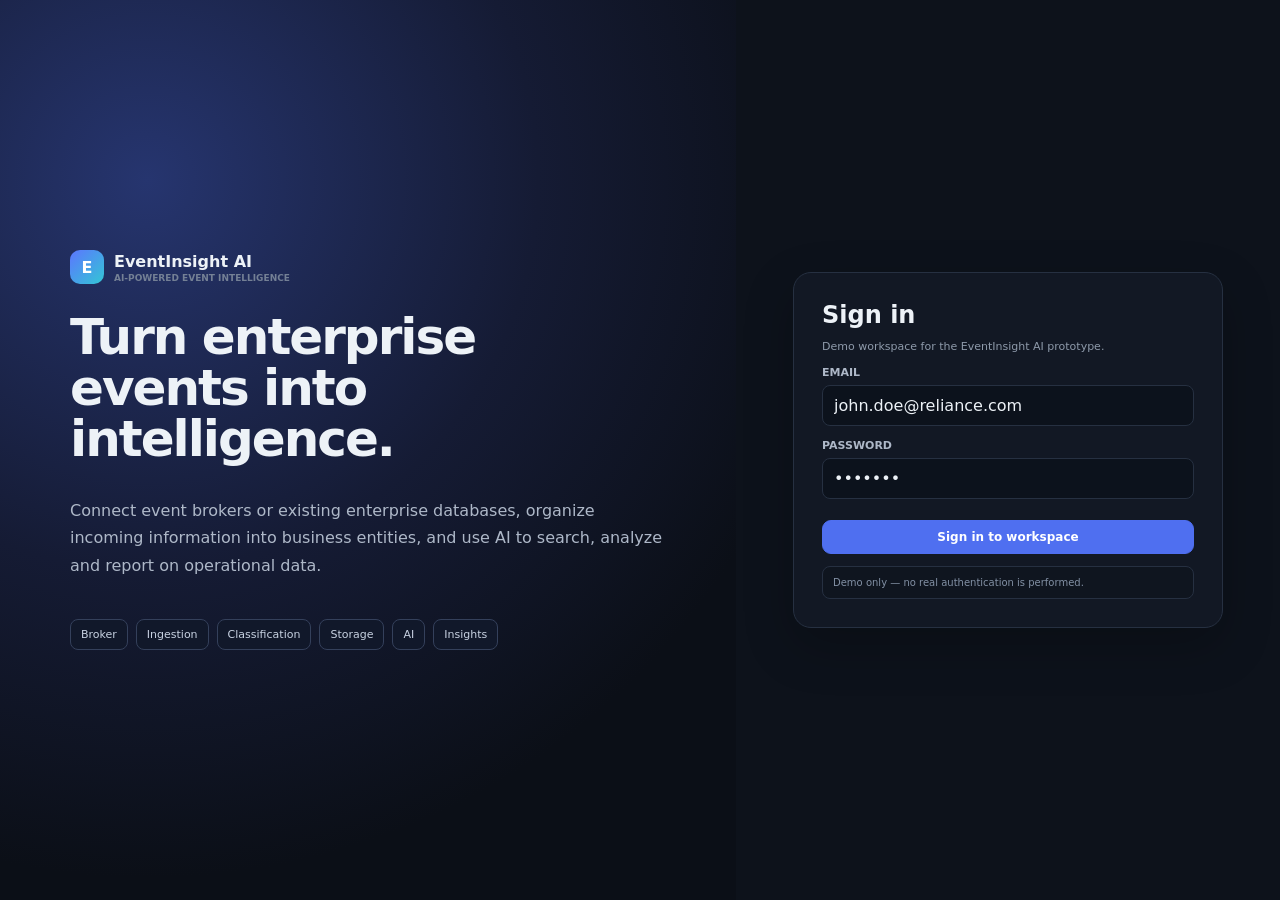
<file: Turning-Point/Turning point apps canada/turning_point_design.html>
<!DOCTYPE html>
<html lang="en">
<head>
<meta charset="UTF-8">
<meta name="viewport" content="width=device-width, initial-scale=1.0">
<title>EventInsight AI — MVP1 Prototype</title>
<style>
:root{
  --bg:#0b0f17;--panel:#121824;--panel2:#171e2b;--panel3:#0f141e;--text:#edf2f7;
  --muted:#8e9aaa;--line:#263041;--primary:#4f6ff0;--primary2:#6d83ff;--green:#35c878;
  --amber:#f3b84b;--red:#ef6262;--cyan:#36c6d9;--shadow:0 18px 50px rgba(0,0,0,.22);--radius:12px;
}
*{box-sizing:border-box}html,body{margin:0;min-height:100%;font-family:Inter,ui-sans-serif,system-ui,-apple-system,Segoe UI,Roboto,Arial,sans-serif;background:var(--bg);color:var(--text)}
button,input,select,textarea{font:inherit}button{cursor:pointer}button:disabled{opacity:.55;cursor:not-allowed}
.hidden{display:none!important}.screen{min-height:100vh}.muted{color:var(--muted)}
.btn{border:1px solid var(--line);background:var(--panel2);color:var(--text);padding:9px 13px;border-radius:9px;font-weight:700;font-size:12px}.btn:hover{border-color:#3b4a64;background:#1b2433}
.btn.primary{background:var(--primary);border-color:var(--primary);color:#fff}.btn.primary:hover{background:var(--primary2)}
.btn.danger{color:#ffb0b0;border-color:#563035}.btn.small{padding:7px 10px;font-size:11px}
.badge{display:inline-flex;align-items:center;gap:5px;padding:5px 8px;border-radius:999px;font-size:10px;font-weight:800;background:#202938;color:#b7c2d0;white-space:nowrap}.badge.green{background:#153b2b;color:#6de0a1}.badge.amber{background:#3d301a;color:#f7c96f}.badge.red{background:#432327;color:#ff9999}.badge.blue{background:#1b2850;color:#9fb0ff}
.dot{width:7px;height:7px;border-radius:50%;background:currentColor;display:inline-block}
/* AUTH */
.auth{display:grid;grid-template-columns:1.15fr .85fr;min-height:100vh}.auth-left{padding:70px;display:flex;flex-direction:column;justify-content:center;background:radial-gradient(circle at 20% 20%,#26356f 0,#151b34 42%,#0b0f17 75%)}
.logo{display:flex;align-items:center;gap:10px;font-weight:900}.logo-mark{width:34px;height:34px;border-radius:10px;display:grid;place-items:center;background:linear-gradient(135deg,#5c76ff,#33c6d5);color:#fff}.auth-left h1{font-size:50px;line-height:1.02;letter-spacing:-2px;margin:28px 0 16px}.auth-left p{max-width:620px;color:#aeb8c8;line-height:1.7}.flow{display:flex;gap:8px;flex-wrap:wrap;margin-top:24px}.flow span{border:1px solid #34405b;background:#11182a;padding:8px 10px;border-radius:8px;color:#c8d2e2;font-size:11px}.auth-right{display:flex;align-items:center;justify-content:center;padding:35px;background:#0d121b}.auth-card{width:min(430px,100%);background:var(--panel);border:1px solid var(--line);border-radius:18px;padding:28px;box-shadow:var(--shadow)}.auth-card h2{margin:0 0 7px}.field{margin:13px 0}.field label{display:block;font-size:11px;font-weight:800;color:#aeb8c8;margin-bottom:6px}.field input,.field select,.field textarea{width:100%;border:1px solid var(--line);background:#0c121c;color:var(--text);border-radius:8px;padding:10px 11px;outline:none}.field input:focus,.field select:focus,.field textarea:focus{border-color:var(--primary);box-shadow:0 0 0 3px rgba(79,111,240,.15)}
/* APP SHELL */
.app{display:none;min-height:100vh}.sidebar{position:fixed;left:0;top:0;bottom:0;width:235px;background:#080c13;border-right:1px solid #1b2431;padding:14px 10px;display:flex;flex-direction:column;z-index:20}.sidebar .brand{padding:8px 10px 18px;border-bottom:1px solid #1b2431;margin-bottom:10px}.brand-name{font-weight:900}.brand-sub{font-size:9px;color:#748095;margin-top:2px}.nav-section{font-size:9px;letter-spacing:1px;text-transform:uppercase;color:#667184;font-weight:900;padding:13px 9px 5px}.nav{display:flex;flex-direction:column;gap:2px}.nav button{border:0;background:transparent;color:#aeb8c8;text-align:left;padding:9px 10px;border-radius:8px;font-size:12px;font-weight:700;display:flex;align-items:center;gap:10px}.nav button:hover,.nav button.active{background:#1c2638;color:#fff}.nav .ico{width:18px;text-align:center;color:#8190a7}.sidebar-bottom{margin-top:auto;border-top:1px solid #1b2431;padding-top:10px}.user-mini{display:flex;align-items:center;gap:9px;padding:7px 8px}.avatar{width:30px;height:30px;border-radius:50%;display:grid;place-items:center;background:#3147a4;color:#fff;font-size:10px;font-weight:900}.user-mini strong{font-size:11px;display:block}.user-mini span{font-size:9px;color:#78859a}
.main{margin-left:235px;min-height:100vh}.topbar{height:48px;background:#111722;border-bottom:1px solid #222c3b;display:flex;align-items:center;justify-content:space-between;padding:0 22px;position:sticky;top:0;z-index:15}.crumb{font-size:11px;color:#77849a}.crumb strong{color:#aebcff}.top-actions{display:flex;gap:8px;align-items:center}.org{font-size:10px;color:#aab6c7;background:#172033;border:1px solid #2b3850;padding:7px 9px;border-radius:7px}.search{width:300px;background:#0c121b;border:1px solid var(--line);color:#dce4ef;padding:8px 10px;border-radius:8px;font-size:11px}.content{padding:22px;max-width:1500px;margin:auto}.page{display:none}.page.active{display:block}.page-head{display:flex;justify-content:space-between;align-items:flex-start;gap:15px;margin-bottom:18px}.page-head h1{font-size:24px;margin:0 0 5px;letter-spacing:-.5px}.page-head p{font-size:11px;color:var(--muted);margin:0}.actions{display:flex;gap:7px;flex-wrap:wrap}
/* CARDS */
.grid{display:grid;gap:12px}.kpis{grid-template-columns:repeat(4,1fr)}.two{grid-template-columns:1.35fr .65fr}.three{grid-template-columns:repeat(3,1fr)}.card{background:var(--panel);border:1px solid var(--line);border-radius:var(--radius);padding:15px;box-shadow:0 8px 25px rgba(0,0,0,.08)}.card-title{display:flex;justify-content:space-between;align-items:center;margin-bottom:12px}.card-title h3{font-size:13px;margin:0}.kpi .label{font-size:10px;color:#8794a8;font-weight:800}.kpi .num{font-size:25px;font-weight:900;margin:7px 0 3px}.trend{font-size:10px;color:#55d890;font-weight:800}.mini{font-size:10px;color:var(--muted)}
/* CHART */
.chart{height:205px;display:flex;align-items:flex-end;gap:7px;padding:18px 4px 15px;border-bottom:1px solid #222b39}.bar{flex:1;background:linear-gradient(to top,#4f6ff0,#8196ff);border-radius:5px 5px 2px 2px;min-width:8px;position:relative}.bar span{position:absolute;bottom:-17px;left:50%;transform:translateX(-50%);font-size:8px;color:#758198}
/* INSIGHTS */
.insight{padding:10px;border:1px solid var(--line);border-radius:9px;background:#101721;margin-bottom:7px}.insight strong{font-size:11px}.insight p{margin:4px 0 0;color:#8895a8;font-size:10px;line-height:1.45}.prompt{display:block;width:100%;text-align:left;border:1px solid var(--line);background:#0f151f;color:#bfc9d8;padding:9px;border-radius:8px;margin-bottom:6px;font-size:10px}.prompt:hover{border-color:#526be0;background:#151e30}
/* TABLE */
.table-wrap{overflow:auto}.filters{display:flex;gap:7px;flex-wrap:wrap;margin-bottom:12px}.filters input,.filters select{background:#0c121b;color:#dce4ef;border:1px solid var(--line);padding:8px 9px;border-radius:8px;font-size:10px}table{width:100%;border-collapse:collapse}th{text-align:left;padding:9px;font-size:9px;color:#738096;text-transform:uppercase;border-bottom:1px solid var(--line)}td{padding:10px 9px;border-bottom:1px solid #202a38;font-size:10px;color:#c7d0dd}tbody tr:hover{background:#111925}.clickable{cursor:pointer}
/* AI */
.ai-layout{display:grid;grid-template-columns:240px 1fr 280px;gap:12px}.entity-list button{width:100%;text-align:left;border:1px solid var(--line);background:#0f151f;color:#aeb8c8;padding:9px;border-radius:8px;margin-bottom:6px;font-size:10px}.entity-list button.active{background:#1a2850;border-color:#526be0;color:#cbd5ff}.chat{min-height:540px;display:flex;flex-direction:column}.chat-body{flex:1;overflow:auto;padding:3px}.bubble{max-width:78%;padding:11px 12px;border-radius:11px;margin:8px 0;font-size:11px;line-height:1.55}.bubble.ai{background:#19212e;border:1px solid #293548;border-top-left-radius:4px}.bubble.user{margin-left:auto;background:#4f6ff0;color:#fff;border-top-right-radius:4px}.chat-input{display:flex;gap:7px;border-top:1px solid var(--line);padding-top:10px}.chat-input input{flex:1;background:#0c121b;color:#fff;border:1px solid var(--line);border-radius:8px;padding:9px;font-size:10px}
/* DATA SOURCES */
.source-card{display:flex;justify-content:space-between;align-items:center;gap:15px;padding:13px;border:1px solid var(--line);border-radius:10px;background:#0f151f;margin-bottom:8px}.source-left{display:flex;gap:10px;align-items:center}.source-icon{width:34px;height:34px;border-radius:9px;background:#1b2850;display:grid;place-items:center;color:#aebcff;font-weight:900}.source-card strong{font-size:11px}.source-card small{display:block;color:#78859a;font-size:9px;margin-top:2px}.source-actions{display:flex;gap:6px}
/* MONITOR */
.monitor{display:grid;grid-template-columns:repeat(4,1fr);gap:10px;margin-bottom:12px}.monitor-box{background:var(--panel);border:1px solid var(--line);border-radius:10px;padding:13px}.monitor-box .big{font-size:22px;font-weight:900;margin-top:5px}.progress{height:6px;background:#202a38;border-radius:99px;overflow:hidden;margin-top:8px}.progress span{display:block;height:100%;background:#4f6ff0;border-radius:99px}
/* ADMIN */
.tabs{display:flex;gap:5px;border-bottom:1px solid var(--line);margin-bottom:13px}.tabs button{border:0;background:transparent;color:#7f8da1;padding:9px 11px;font-size:11px;font-weight:800}.tabs button.active{color:#aabaff;border-bottom:2px solid #536cf0}.setting-row{display:flex;justify-content:space-between;align-items:center;padding:13px 0;border-bottom:1px solid var(--line)}.setting-row:last-child{border-bottom:0}.setting-row strong{font-size:11px}.setting-row p{font-size:9px;color:#778499;margin:4px 0 0}.toggle{width:38px;height:21px;border-radius:20px;background:#2b3547;padding:2px;border:0}.toggle span{display:block;width:17px;height:17px;border-radius:50%;background:#fff;transition:.2s}.toggle.on{background:#4f6ff0}.toggle.on span{transform:translateX(17px)}
/* MODAL / DRAWER / TOAST */
.overlay{position:fixed;inset:0;background:rgba(0,0,0,.65);display:none;align-items:center;justify-content:center;z-index:60;padding:20px}.modal{width:min(720px,100%);max-height:90vh;overflow:auto;background:#121824;border:1px solid var(--line);border-radius:15px;padding:18px;box-shadow:var(--shadow)}.modal-head{display:flex;justify-content:space-between;align-items:center;margin-bottom:12px}.modal-head h2{font-size:17px;margin:0}.close{border:0;background:#1c2534;color:#cbd5e1;border-radius:7px;width:29px;height:29px}.form-grid{display:grid;grid-template-columns:1fr 1fr;gap:4px 12px}.full{grid-column:1/-1}.drawer{position:fixed;right:0;top:0;bottom:0;width:min(480px,95vw);background:#111824;border-left:1px solid var(--line);z-index:55;transform:translateX(100%);transition:.22s;padding:18px;overflow:auto}.drawer.open{transform:none}.code{background:#080d14;border:1px solid #202a38;color:#c9d9ff;padding:12px;border-radius:9px;font:10px/1.55 ui-monospace,SFMono-Regular,Consolas,monospace;white-space:pre-wrap}.kv{display:grid;grid-template-columns:120px 1fr;gap:7px;padding:8px 0;border-bottom:1px solid var(--line);font-size:10px}.kv b{color:#77859a}.toast{position:fixed;right:20px;bottom:20px;background:#182233;border:1px solid #33415a;color:#dbe5f5;padding:11px 14px;border-radius:9px;box-shadow:var(--shadow);display:none;z-index:100;font-size:11px}
@media(max-width:1050px){.auth{grid-template-columns:1fr}.auth-left{display:none}.sidebar{width:70px}.sidebar .brand-name,.sidebar .brand-sub,.nav-section,.nav button span:not(.ico),.user-mini div:not(.avatar){display:none}.nav button{justify-content:center}.main{margin-left:70px}.ai-layout{grid-template-columns:190px 1fr}.ai-layout>div:last-child{display:none}.kpis{grid-template-columns:repeat(2,1fr)}.two,.three{grid-template-columns:1fr}.search{width:180px}}
@media(max-width:700px){.topbar{padding:0 10px}.crumb{display:none}.search{display:none}.content{padding:14px}.kpis{grid-template-columns:1fr}.form-grid{grid-template-columns:1fr}.full{grid-column:auto}.monitor{grid-template-columns:1fr 1fr}.ai-layout{grid-template-columns:1fr}.ai-layout>div:first-child{display:none}.page-head{display:block}.actions{margin-top:10px}}
</style>
</head>
<body>

<!-- LOGIN -->
<section id="loginScreen" class="screen auth">
  <div class="auth-left">
    <div class="logo"><div class="logo-mark">E</div><div>EventInsight AI<div class="brand-sub">AI-POWERED EVENT INTELLIGENCE</div></div></div>
    <h1>Turn enterprise events into intelligence.</h1>
    <p>Connect event brokers or existing enterprise databases, organize incoming information into business entities, and use AI to search, analyze and report on operational data.</p>
    <div class="flow"><span>Broker</span><span>Ingestion</span><span>Classification</span><span>Storage</span><span>AI</span><span>Insights</span></div>
  </div>
  <div class="auth-right">
    <div class="auth-card">
      <h2>Sign in</h2><p class="muted" style="font-size:11px">Demo workspace for the EventInsight AI prototype.</p>
      <div class="field"><label>EMAIL</label><input id="loginEmail" value="john.doe@reliance.com"></div>
      <div class="field"><label>PASSWORD</label><input type="password" value="demo123"></div>
      <button class="btn primary" style="width:100%;margin-top:8px" onclick="showWorkspace()">Sign in to workspace</button>
      <div style="margin-top:12px;padding:10px;border:1px solid var(--line);border-radius:8px;background:#0f151f;font-size:10px;color:#8290a4">Demo only — no real authentication is performed.</div>
    </div>
  </div>
</section>

<!-- WORKSPACE SELECT -->
<section id="workspaceScreen" class="screen hidden auth" style="background:#0b0f17">
  <div class="auth-left" style="display:flex"><div class="logo"><div class="logo-mark">E</div><div>EventInsight AI</div></div><h1 style="font-size:42px">Choose your workspace.</h1><p>Tenant isolation is represented by the selected organization context.</p></div>
  <div class="auth-right"><div class="auth-card"><h2>Select organization</h2><p class="muted" style="font-size:11px">All connections, messages, dashboards and AI activity belong to the selected organization.</p><div class="field"><label>ORGANIZATION</label><select id="workspaceSelect"><option>Reliance Industries</option><option>Demo Aviation Corp</option><option>Global Markets Ltd</option></select></div><div class="field"><label>PRIMARY DOMAIN</label><select><option>Aviation</option><option>Banking</option><option>Stock Market</option></select></div><button class="btn primary" style="width:100%" onclick="enterApp()">Enter workspace</button></div></div>
</section>

<!-- APP -->
<div id="app" class="app">
<aside class="sidebar">
  <div class="brand"><div class="logo"><div class="logo-mark">E</div><div><div class="brand-name">EventInsight AI</div><div class="brand-sub">ENTERPRISE EVENT INTELLIGENCE</div></div></div></div>
  <div class="nav-section">Workspace</div>
  <nav class="nav">
    <button data-page="overview" class="active" onclick="route('overview')"><span class="ico">⌂</span><span>Overview</span></button>
    <button data-page="ai" onclick="route('ai')"><span class="ico">✦</span><span>AI Assistant</span></button>
    <button data-page="messages" onclick="route('messages')"><span class="ico">≡</span><span>Messages</span></button>
    <button data-page="analytics" onclick="route('analytics')"><span class="ico">▥</span><span>Analytics</span></button>
  </nav>
  <div class="nav-section">Configuration</div>
  <nav class="nav">
    <button data-page="sources" onclick="route('sources')"><span class="ico">◈</span><span>Data Sources</span></button>
    <button data-page="monitor" onclick="route('monitor')"><span class="ico">⌁</span><span>Ingestion Monitor</span></button>
    <button data-page="saved" onclick="route('saved')"><span class="ico">▱</span><span>Saved Searches</span></button>
    <button data-page="reports" onclick="route('reports')"><span class="ico">▤</span><span>Reports</span></button>
  </nav>
  <div class="nav-section">Administration</div>
  <nav class="nav">
    <button data-page="organization" onclick="route('organization')"><span class="ico">▥</span><span>Organization</span></button>
    <button data-page="audit" onclick="route('audit')"><span class="ico">◷</span><span>Audit Log</span></button>
    <button data-page="status" onclick="route('status')"><span class="ico">◉</span><span>System Status</span></button>
  </nav>
  <div class="sidebar-bottom"><div class="user-mini"><div class="avatar">JD</div><div><strong>John Doe</strong><span>Organization Admin</span></div></div></div>
</aside>

<main class="main">
  <header class="topbar">
    <div class="crumb">Organization: <strong id="crumbOrg">Reliance Industries</strong> &nbsp;·&nbsp; Domain: <strong>Aviation</strong> &nbsp;·&nbsp; <strong id="crumbPage">Overview</strong></div>
    <div class="top-actions"><input class="search" placeholder="Search messages, entities, reports..." oninput="globalSearch(this.value)"><span class="badge green"><span class="dot"></span>Workspace healthy</span><select class="org" id="topOrg" onchange="switchOrg(this.value)"><option>Reliance Industries</option><option>Demo Aviation Corp</option><option>Global Markets Ltd</option></select><div class="avatar">JD</div></div>
  </header>

  <div class="content">

    <!-- OVERVIEW -->
    <section id="page-overview" class="page active">
      <div class="page-head"><div><h1>Overview</h1><p>Operational view of your event intelligence workspace.</p></div><div class="actions"><button class="btn" onclick="route('messages')">Explore messages</button><button class="btn primary" onclick="route('ai')">Ask AI</button></div></div>
      <div class="grid kpis">
        <div class="card kpi"><div class="label">MESSAGES RECEIVED · 24H</div><div class="num" id="kpiMessages">284,612</div><div class="trend">↑ 18.4% vs previous 24h</div></div>
        <div class="card kpi"><div class="label">ACTIVE CONSUMERS</div><div class="num">6</div><div class="trend">All configured consumers running</div></div>
        <div class="card kpi"><div class="label">BUSINESS ENTITIES</div><div class="num">8</div><div class="trend">3 detected recently</div></div>
        <div class="card kpi"><div class="label">AI QUERIES · 24H</div><div class="num" id="kpiAI">42</div><div class="trend">↑ 9 new conversations</div></div>
      </div>
      <div class="grid two" style="margin-top:12px">
        <div class="card"><div class="card-title"><h3>Message volume</h3><span class="mini">Last 12 hours · live</span></div><div class="chart" id="overviewChart"></div></div>
        <div class="card"><div class="card-title"><h3>AI Insights</h3><span class="badge blue">Generated</span></div>
          <div class="insight"><strong>Flight activity increased by 18%</strong><p>Flight messages are higher than the previous 12-hour period.</p></div>
          <div class="insight"><strong>Flight messages represent 62% of traffic</strong><p>Weather and Airport events make up most of the remaining traffic.</p></div>
          <div class="insight"><strong>3 new message types detected</strong><p>The classification engine found previously unseen structures.</p></div>
        </div>
      </div>
      <div class="grid two" style="margin-top:12px">
        <div class="card"><div class="card-title"><h3>Recent event activity</h3><button class="btn small" onclick="route('messages')">View all</button></div><div id="liveFeed"></div></div>
        <div class="card"><div class="card-title"><h3>Suggested questions</h3><span class="mini">Based on available data</span></div>
          <button class="prompt" onclick="usePrompt('How many Flight messages were received during the last 12 hours?')">How many Flight messages were received during the last 12 hours?</button>
          <button class="prompt" onclick="usePrompt('Compare Weather messages received yesterday versus today.')">Compare Weather messages received yesterday versus today.</button>
          <button class="prompt" onclick="usePrompt('Which entities generated the highest message volume?')">Which entities generated the highest message volume?</button>
          <button class="prompt" onclick="usePrompt('Identify unusual traffic patterns.')">Identify unusual traffic patterns.</button>
        </div>
      </div>
    </section>

    <!-- AI -->
    <section id="page-ai" class="page">
      <div class="page-head"><div><h1>AI Assistant</h1><p>Ask questions about stored event data using natural language.</p></div></div>
      <div class="ai-layout">
        <div class="card"><div class="card-title"><h3>Entities</h3><span class="mini">Optional</span></div><p class="mini" style="line-height:1.5">Select entities to narrow the AI context.</p><div class="entity-list" id="entityList"></div></div>
        <div class="card chat"><div class="card-title"><h3>EventInsight AI</h3><span class="badge green"><span class="dot"></span>Ready</span></div><div class="chat-body" id="chatBody"><div class="bubble ai"><b>AI workspace overview</b><br>I've analyzed the currently available event data. You can ask about volumes, message types, unusual patterns, delays, airport activity and more.</div><div class="bubble ai">Try: <b>"Which Flight messages contain delayed departures?"</b></div></div><div class="chat-input"><input id="aiInput" placeholder="Ask about your event data..." onkeydown="if(event.key==='Enter') sendAI()"><button class="btn primary" onclick="sendAI()">Ask</button></div></div>
        <div class="card"><div class="card-title"><h3>Suggested Questions</h3></div><button class="prompt" onclick="usePrompt('Compare Flight and Weather messages.')">Compare Flight and Weather messages.</button><button class="prompt" onclick="usePrompt('Show the most active producers.')">Show the most active producers.</button><button class="prompt" onclick="usePrompt('Which entities generated errors?')">Which entities generated errors?</button><button class="prompt" onclick="usePrompt('Summarize airport activity.')">Summarize airport activity.</button><button class="prompt" onclick="usePrompt('Generate an operational report.')">Generate an operational report.</button></div>
      </div>
    </section>

    <!-- MESSAGES -->
    <section id="page-messages" class="page">
      <div class="page-head"><div><h1>Messages</h1><p>Search, filter, inspect and export captured event messages.</p></div><div class="actions"><button class="btn" onclick="saveCurrentSearch()">☆ Save search</button><button class="btn primary" onclick="exportMessages()">↓ Export JSON</button></div></div>
      <div class="card"><div class="filters"><input id="msgSearch" placeholder="Search message content..." oninput="renderMessages()"><select id="typeFilter" onchange="renderMessages()"><option>All entities</option><option>Flight</option><option>Weather</option><option>NOTAM</option><option>Airport</option><option>Aircraft</option><option>Market</option></select><select id="sourceFilter" onchange="renderMessages()"><option>All sources</option><option>Flight Operations</option><option>Weather Advisory</option><option>Airport Ops</option><option>Market Feed</option></select><select id="timeFilter"><option>Last 24 hours</option><option>Last 7 days</option><option>Custom</option></select><button class="btn small" onclick="resetFilters()">Reset</button></div><div class="table-wrap"><table><thead><tr><th>Time</th><th>Entity</th><th>Summary</th><th>Source</th><th>Format</th><th>Status</th></tr></thead><tbody id="messageTable"></tbody></table></div></div>
    </section>

    <!-- ANALYTICS -->
    <section id="page-analytics" class="page">
      <div class="page-head"><div><h1>Analytics</h1><p>Operational analytics built from stored event data.</p></div><div class="actions"><button class="btn" onclick="toast('Analytics refreshed')">↻ Refresh</button><button class="btn primary" onclick="route('reports')">Generate report</button></div></div>
      <div class="grid three"><div class="card"><div class="card-title"><h3>Entity volume</h3></div><div id="entityBars"></div></div><div class="card"><div class="card-title"><h3>Message formats</h3></div><div id="formatBars"></div></div><div class="card"><div class="card-title"><h3>Top producers</h3></div><div id="producerList"></div></div></div>
      <div class="card" style="margin-top:12px"><div class="card-title"><h3>Traffic trend</h3><span class="mini">12-hour view</span></div><div class="chart" id="analyticsChart"></div></div>
    </section>

    <!-- DATA SOURCES -->
    <section id="page-sources" class="page">
      <div class="page-head"><div><h1>Data Sources</h1><p>Connect Solace brokers or existing enterprise databases.</p></div><div class="actions"><button class="btn" onclick="openModal('dbModal')">+ Existing database</button><button class="btn primary" onclick="openModal('brokerModal')">+ Solace broker</button></div></div>
      <div class="card"><div class="card-title"><h3>Configured sources</h3><span class="mini">Owned by current organization</span></div>
        <div class="source-card"><div class="source-left"><div class="source-icon">S</div><div><strong>Flight Operations Broker</strong><small>Solace PubSub+ · flight.events · Consume mode</small></div></div><div class="source-actions"><span class="badge green"><span class="dot"></span>Connected</span><button class="btn small" onclick="openModal('brokerModal')">Edit</button></div></div>
        <div class="source-card"><div class="source-left"><div class="source-icon">S</div><div><strong>Weather Advisory Bus</strong><small>Solace PubSub+ · weather.advisory · Consume mode</small></div></div><div class="source-actions"><span class="badge amber">Degraded</span><button class="btn small" onclick="openModal('brokerModal')">Edit</button></div></div>
        <div class="source-card"><div class="source-left"><div class="source-icon">DB</div><div><strong>Historical Aviation Data</strong><small>PostgreSQL · existing enterprise database</small></div></div><div class="source-actions"><span class="badge green"><span class="dot"></span>Connected</span><button class="btn small" onclick="openModal('dbModal')">Edit</button></div></div>
      </div>
    </section>

    <!-- MONITOR -->
    <section id="page-monitor" class="page">
      <div class="page-head"><div><h1>Ingestion Monitor</h1><p>Watch background consumers and message processing.</p></div><div class="actions"><button class="btn" onclick="toast('Consumer statuses refreshed')">↻ Refresh</button></div></div>
      <div class="monitor"><div class="monitor-box"><div class="mini">ACTIVE CONSUMERS</div><div class="big">6</div><span class="badge green">Running</span></div><div class="monitor-box"><div class="mini">MESSAGES / MIN</div><div class="big" id="rate">2,418</div><span class="trend">Live</span></div><div class="monitor-box"><div class="mini">CLASSIFIED</div><div class="big">99.2%</div><div class="progress"><span style="width:99.2%"></span></div></div><div class="monitor-box"><div class="mini">FAILED</div><div class="big">17</div><span class="badge red">Needs review</span></div></div>
      <div class="card"><div class="card-title"><h3>Background consumers</h3><span class="mini">Independent from web UI</span></div><div class="table-wrap"><table><thead><tr><th>Consumer</th><th>Source</th><th>Destination</th><th>Mode</th><th>Rate</th><th>Status</th></tr></thead><tbody><tr><td>consumer-flight-01</td><td>Flight Operations Broker</td><td>flight.events</td><td>Consume</td><td>1,820/min</td><td><span class="badge green">Running</span></td></tr><tr><td>consumer-weather-01</td><td>Weather Advisory Bus</td><td>weather.advisory</td><td>Consume</td><td>412/min</td><td><span class="badge amber">Degraded</span></td></tr><tr><td>consumer-airport-01</td><td>Flight Operations Broker</td><td>airport.ops</td><td>Consume</td><td>186/min</td><td><span class="badge green">Running</span></td></tr><tr><td>consumer-market-01</td><td>Market Feed</td><td>trades</td><td>Consume</td><td>2,940/min</td><td><span class="badge green">Running</span></td></tr></tbody></table></div></div>
    </section>

    <!-- SAVED -->
    <section id="page-saved" class="page"><div class="page-head"><div><h1>Saved Searches</h1><p>Saved filters and queries belonging to the current user.</p></div></div><div class="card"><table><thead><tr><th>Name</th><th>Filters</th><th>Created</th><th>Action</th></tr></thead><tbody><tr><td>Delayed departures – BOM</td><td>Entity: Flight · Airport: BOM · Status: Delayed</td><td>Today</td><td><button class="btn small" onclick="route('messages');toast('Saved search applied')">Open</button></td></tr><tr><td>Weather alerts</td><td>Entity: Weather · Severity: High</td><td>Yesterday</td><td><button class="btn small" onclick="route('messages');toast('Saved search applied')">Open</button></td></tr><tr><td>Airport operational issues</td><td>Entity: Airport · Last 24h</td><td>Sep 20</td><td><button class="btn small" onclick="route('messages');toast('Saved search applied')">Open</button></td></tr></tbody></table></div></section>

    <!-- REPORTS -->
    <section id="page-reports" class="page"><div class="page-head"><div><h1>Reports</h1><p>Generate and review AI-assisted operational reports.</p></div><button class="btn primary" onclick="generateReport()">+ Generate report</button></div><div class="grid three"><div class="card"><div class="card-title"><h3>Flight Ops — Daily</h3><span class="badge green">Ready</span></div><p class="mini">AI-generated operational summary with message volumes, delays and notable patterns.</p><button class="btn small" onclick="toast('Report opened')">Open report</button></div><div class="card"><div class="card-title"><h3>Weather Impact</h3><span class="badge green">Ready</span></div><p class="mini">Weather events correlated with aviation traffic.</p><button class="btn small" onclick="toast('Report opened')">Open report</button></div><div class="card"><div class="card-title"><h3>New Message Types</h3><span class="badge blue">AI</span></div><p class="mini">Recently detected message structures and entities.</p><button class="btn small" onclick="toast('Report opened')">Open report</button></div></div></section>

    <!-- ORGANIZATION -->
    <section id="page-organization" class="page"><div class="page-head"><div><h1>Organization</h1><p>Manage organization profile, users, roles and security settings.</p></div></div><div class="card"><div class="tabs"><button class="active" data-tab="profile" onclick="orgTab('profile',this)">Profile</button><button data-tab="users" onclick="orgTab('users',this)">Users</button><button data-tab="roles" onclick="orgTab('roles',this)">Roles</button><button data-tab="security" onclick="orgTab('security',this)">Security</button></div><div id="orgProfile"><div class="form-grid"><div class="field"><label>ORGANIZATION NAME</label><input value="Reliance Industries"></div><div class="field"><label>PRIMARY DOMAIN</label><select><option>Aviation</option><option>Banking</option><option>Stock Market</option></select></div><div class="field full"><label>DESCRIPTION</label><input value="Aviation operations and logistics"></div></div><button class="btn primary" onclick="toast('Organization changes saved')">Save changes</button></div><div id="orgUsers" class="hidden"><table><thead><tr><th>Name</th><th>Email</th><th>Role</th><th>Status</th><th>Last login</th></tr></thead><tbody><tr><td>John Doe</td><td>john.doe@reliance.com</td><td>Organization Admin</td><td><span class="badge green">Active</span></td><td>Just now</td></tr><tr><td>Asha Rao</td><td>asha.rao@reliance.com</td><td>Analyst</td><td><span class="badge green">Active</span></td><td>2h ago</td></tr><tr><td>Vikram Shah</td><td>vikram.shah@reliance.com</td><td>Operator</td><td><span class="badge">Invited</span></td><td>—</td></tr></tbody></table></div><div id="orgRoles" class="hidden"><div class="grid two"><div class="card" style="background:#0f151f"><b style="font-size:11px">Organization Admin</b><p class="mini">Full access to connections, users and data.</p></div><div class="card" style="background:#0f151f"><b style="font-size:11px">Analyst</b><p class="mini">Explore messages, run AI queries and generate reports.</p></div><div class="card" style="background:#0f151f"><b style="font-size:11px">Operator</b><p class="mini">Manage connections and ingestion, with limited AI access.</p></div><div class="card" style="background:#0f151f"><b style="font-size:11px">Viewer</b><p class="mini">Read-only access to dashboards and reports.</p></div></div></div><div id="orgSecurity" class="hidden"><div class="setting-row"><div><strong>Require SSO</strong><p>Force organization members to sign in through SSO.</p></div><button class="toggle" onclick="toggle(this)"><span></span></button></div><div class="setting-row"><div><strong>Session timeout</strong><p>Automatically sign out after 12 hours idle.</p></div><button class="toggle on" onclick="toggle(this)"><span></span></button></div><div class="setting-row"><div><strong>API access</strong><p>Allow programmatic access through API keys.</p></div><button class="toggle" onclick="toggle(this)"><span></span></button></div></div></div></section>

    <!-- AUDIT -->
    <section id="page-audit" class="page"><div class="page-head"><div><h1>Audit Log</h1><p>Every important action taken within this organization's workspace.</p></div></div><div class="card"><div class="filters"><select><option>User: All</option><option>John Doe</option><option>Asha Rao</option><option>System</option></select><select><option>Action: All</option><option>AI query</option><option>Connection</option><option>Report</option></select><select><option>Last 7 days</option><option>Last 30 days</option></select></div><table><thead><tr><th>Timestamp</th><th>User</th><th>Action</th><th>Resource</th><th>Status</th></tr></thead><tbody><tr><td>09:14:02</td><td>John Doe</td><td>AI query executed</td><td>Compare Weather messages...</td><td><span class="badge green">Success</span></td></tr><tr><td>08:52:41</td><td>Asha Rao</td><td>Search saved</td><td>Delayed departures – BOM</td><td><span class="badge green">Success</span></td></tr><tr><td>08:30:19</td><td>John Doe</td><td>Connection modified</td><td>Weather Advisory Bus</td><td><span class="badge green">Success</span></td></tr><tr><td>07:58:03</td><td>System</td><td>Connection error</td><td>Weather Advisory Bus</td><td><span class="badge red">Failed</span></td></tr><tr><td>07:02:10</td><td>John Doe</td><td>Report generated</td><td>Flight Ops – Daily</td><td><span class="badge green">Success</span></td></tr></tbody></table></div></section>

    <!-- STATUS -->
    <section id="page-status" class="page"><div class="page-head"><div><h1>System Status</h1><p>Operational health of the services powering your workspace.</p></div></div><div class="grid three"><div class="card"><div class="card-title"><h3>Event broker connectivity</h3><span class="badge green">● Operational</span></div></div><div class="card"><div class="card-title"><h3>Ingestion services</h3><span class="badge green">● Operational</span></div></div><div class="card"><div class="card-title"><h3>Classification engine</h3><span class="badge green">● Operational</span></div></div><div class="card"><div class="card-title"><h3>Data storage</h3><span class="badge green">● Operational</span></div></div><div class="card"><div class="card-title"><h3>AI query service</h3><span class="badge amber">● Degraded</span></div></div><div class="card"><div class="card-title"><h3>Real-time updates</h3><span class="badge green">● Operational</span></div></div></div></section>

  </div>
</main>
</div>

<!-- BROKER MODAL -->
<div id="brokerModal" class="overlay"><div class="modal"><div class="modal-head"><h2>Configure Solace Event Broker</h2><button class="close" onclick="closeModal('brokerModal')">×</button></div><p class="mini">Connection details are stored within the organization's private configuration area.</p><div class="form-grid"><div class="field"><label>CONNECTION NAME</label><input value="Flight Operations Broker"></div><div class="field"><label>DESCRIPTION</label><input value="Aviation flight events"></div><div class="field"><label>HOST NAME / IP</label><input value="solace.demo.local"></div><div class="field"><label>PORT</label><input value="55555"></div><div class="field"><label>MESSAGE VPN</label><input value="aviation-vpn"></div><div class="field"><label>USERNAME</label><input value="eventinsight-user"></div><div class="field"><label>PASSWORD</label><input type="password" value="••••••••"></div><div class="field"><label>INTERFACE</label><select><option>Solace Native API</option><option>JMS</option><option>AMQP</option><option>MQTT</option><option>REST Messaging</option></select></div><div class="field"><label>DESTINATION TYPE</label><select><option>Queue</option><option>Topic</option></select></div><div class="field"><label>QUEUE / TOPIC</label><input value="flight.events"></div><div class="field"><label>MODE</label><select><option>Consume</option><option>Browse</option></select></div><div class="field"><label>TLS</label><select><option>Enabled</option><option>Disabled</option></select></div><div class="field full"><label>SASL / CERTIFICATE SETTINGS</label><textarea rows="3" placeholder="Optional SASL, TLS or client certificate configuration..."></textarea></div></div><div style="display:flex;justify-content:flex-end;gap:7px;margin-top:12px"><button class="btn" onclick="closeModal('brokerModal')">Cancel</button><button class="btn primary" onclick="saveBroker()">Test & Save Connection</button></div></div></div>

<!-- DB MODAL -->
<div id="dbModal" class="overlay"><div class="modal"><div class="modal-head"><h2>Connect Existing Database</h2><button class="close" onclick="closeModal('dbModal')">×</button></div><p class="mini">Existing enterprise data can use the same search, visualization, AI and reporting experience.</p><div class="form-grid"><div class="field"><label>CONNECTION NAME</label><input value="Historical Aviation Data"></div><div class="field"><label>DATABASE TYPE</label><select><option>PostgreSQL</option><option>MongoDB</option><option>SQL Server</option><option>Oracle</option></select></div><div class="field"><label>HOST</label><input value="db.internal.local"></div><div class="field"><label>PORT</label><input value="5432"></div><div class="field"><label>DATABASE</label><input value="aviation_history"></div><div class="field"><label>USERNAME</label><input value="eventinsight_reader"></div><div class="field"><label>PASSWORD</label><input type="password" value="••••••••"></div><div class="field"><label>SCHEMA / COLLECTION</label><input value="events"></div></div><div style="display:flex;justify-content:flex-end;gap:7px;margin-top:12px"><button class="btn" onclick="closeModal('dbModal')">Cancel</button><button class="btn primary" onclick="saveDatabase()">Test & Save</button></div></div></div>

<!-- MESSAGE DRAWER -->
<div id="detailDrawer" class="drawer"><div class="modal-head"><h2 id="detailTitle">Message details</h2><button class="close" onclick="closeDetail()">×</button></div><div id="detailBody"></div></div>
<div id="toast" class="toast"></div>

<script>
const messages=[
 {time:'09:14:02',entity:'Flight',summary:'AI203 delayed by 25 minutes',source:'Flight Operations',format:'JSON',status:'Normal',payload:{flight:'AI203',from:'BOM',to:'DEL',status:'Delayed',delayMinutes:25}},
 {time:'09:12:46',entity:'Weather',summary:'Heavy rain advisory near BOM',source:'Weather Advisory',format:'XML',status:'Warning',payload:{airport:'BOM',condition:'Heavy rain',severity:'High'}},
 {time:'09:11:21',entity:'Airport',summary:'Runway 27 maintenance window',source:'Airport Ops',format:'JSON',status:'Normal',payload:{airport:'BOM',runway:'27',activity:'Maintenance'}},
 {time:'09:09:18',entity:'Flight',summary:'6 departures delayed',source:'Flight Operations',format:'JSON',status:'Normal',payload:{airport:'BOM',delayedDepartures:6}},
 {time:'09:07:33',entity:'NOTAM',summary:'Temporary airspace restriction',source:'Airport Ops',format:'Plain Text',status:'Warning',payload:{region:'North India',restriction:'Temporary'}},
 {time:'09:04:51',entity:'Aircraft',summary:'Aircraft AI-IXT entered service area',source:'Flight Operations',format:'JSON',status:'Normal',payload:{aircraft:'AI-IXT',event:'Entered service area'}},
 {time:'09:02:10',entity:'Market',summary:'Aviation sector volume increased',source:'Market Feed',format:'CSV',status:'Normal',payload:{sector:'Aviation',volume:'+12.4%'}}
];
const entities=['Flight','Weather','NOTAM','Airport','Aircraft','Passenger','Cargo','Market'];let selectedEntities=new Set(['Flight','Weather','Airport']);
const labels={overview:'Overview',ai:'AI Assistant',messages:'Messages',analytics:'Analytics',sources:'Data Sources',monitor:'Ingestion Monitor',saved:'Saved Searches',reports:'Reports',organization:'Organization',audit:'Audit Log',status:'System Status'};
function show(id){document.getElementById(id).classList.remove('hidden')}
function hide(id){document.getElementById(id).classList.add('hidden')}
function showWorkspace(){hide('loginScreen');show('workspaceScreen')}
function enterApp(){hide('workspaceScreen');const app=document.getElementById('app');app.style.display='block';route('overview');init()}
function route(page){document.querySelectorAll('.page').forEach(p=>p.classList.remove('active'));const target=document.getElementById('page-'+page);if(target)target.classList.add('active');document.querySelectorAll('.nav button').forEach(b=>b.classList.toggle('active',b.dataset.page===page));document.getElementById('crumbPage').textContent=labels[page]||page;window.scrollTo({top:0,behavior:'smooth'})}
function switchOrg(v){document.getElementById('crumbOrg').textContent=v;toast('Workspace switched to '+v)}
function toast(msg){const t=document.getElementById('toast');t.textContent=msg;t.style.display='block';clearTimeout(window.__toast);window.__toast=setTimeout(()=>t.style.display='none',2400)}
function openModal(id){document.getElementById(id).style.display='flex'}function closeModal(id){document.getElementById(id).style.display='none'}
function saveBroker(){closeModal('brokerModal');toast('Connection saved • ingestion consumer provisioning started');route('monitor')}
function saveDatabase(){closeModal('dbModal');toast('Database connection tested and saved');route('sources')}
function generateReport(){toast('AI report generation started')}
function toggle(el){el.classList.toggle('on')}
function orgTab(tab,btn){['profile','users','roles','security'].forEach(x=>document.getElementById('org'+x.charAt(0).toUpperCase()+x.slice(1)).classList.add('hidden'));document.getElementById('org'+tab.charAt(0).toUpperCase()+tab.slice(1)).classList.remove('hidden');document.querySelectorAll('.tabs button').forEach(x=>x.classList.remove('active'));btn.classList.add('active')}
function renderChart(id){const el=document.getElementById(id);if(!el)return;el.innerHTML='';const vals=Array.from({length:12},()=>35+Math.floor(Math.random()*65));vals.forEach((v,i)=>{const b=document.createElement('div');b.className='bar';b.style.height=v+'%';b.innerHTML='<span>'+((i+1)%12||12)+'h</span>';el.appendChild(b)})}
function renderFeed(){const el=document.getElementById('liveFeed');el.innerHTML=messages.slice(0,5).map(m=>`<div style="display:grid;grid-template-columns:70px 85px 1fr 80px;gap:8px;padding:9px 0;border-bottom:1px solid #202a38;font-size:10px"><span class="muted">${m.time}</span><b>${m.entity}</b><span>${m.summary}</span><span class="badge ${m.status==='Warning'?'amber':'green'}">${m.status}</span></div>`).join('')}
function renderMessages(){const q=(document.getElementById('msgSearch')?.value||'').toLowerCase();const type=document.getElementById('typeFilter')?.value||'All entities';const source=document.getElementById('sourceFilter')?.value||'All sources';const rows=messages.filter(m=>(type==='All entities'||m.entity===type)&&(source==='All sources'||m.source===source)&&(!q||JSON.stringify(m).toLowerCase().includes(q)));document.getElementById('messageTable').innerHTML=rows.map((m,i)=>`<tr class="clickable" onclick="openDetail(${messages.indexOf(m)})"><td>${m.time}</td><td><span class="badge blue">${m.entity}</span></td><td>${m.summary}</td><td>${m.source}</td><td>${m.format}</td><td><span class="badge ${m.status==='Warning'?'amber':'green'}">${m.status}</span></td></tr>`).join('')||'<tr><td colspan="6" class="muted">No messages match the current filters.</td></tr>'}
function resetFilters(){document.getElementById('msgSearch').value='';document.getElementById('typeFilter').value='All entities';document.getElementById('sourceFilter').value='All sources';renderMessages();toast('Filters reset')}
function openDetail(index){const m=messages[index];document.getElementById('detailTitle').textContent=m.entity+' message · '+m.time;document.getElementById('detailBody').innerHTML=`<div class="kv"><b>Entity</b><span>${m.entity}</span></div><div class="kv"><b>Source</b><span>${m.source}</span></div><div class="kv"><b>Format</b><span>${m.format}</span></div><div class="kv"><b>Status</b><span>${m.status}</span></div><div class="kv"><b>Receive time</b><span>${m.time}</span></div><h3 style="font-size:12px;margin:18px 0 7px">Original payload</h3><div class="code">${escapeHtml(JSON.stringify(m.payload,null,2))}</div><div style="display:flex;gap:7px;margin-top:12px"><button class="btn" onclick="toast('Message exported as JSON')">↓ Export</button><button class="btn primary" onclick="usePrompt('Analyze this '+m.entity+' message for operational concerns.')">✦ Analyze with AI</button></div>`;document.getElementById('detailDrawer').classList.add('open')}
function closeDetail(){document.getElementById('detailDrawer').classList.remove('open')}
function escapeHtml(s){return s.replace(/[&<>'"]/g,c=>({'&':'&amp;','<':'&lt;','>':'&gt;',"'":'&#39;','"':'&quot;'}[c]))}
function renderEntities(){document.getElementById('entityList').innerHTML=entities.map(e=>`<button class="${selectedEntities.has(e)?'active':''}" onclick="toggleEntity('${e}',this)">${selectedEntities.has(e)?'✓ ':'○ '}${e}</button>`).join('')}
function toggleEntity(e,btn){selectedEntities.has(e)?selectedEntities.delete(e):selectedEntities.add(e);renderEntities();toast(e+(selectedEntities.has(e)?' added to':' removed from')+' AI context')}
function usePrompt(text){route('ai');document.getElementById('aiInput').value=text;sendAI()}
function sendAI(){const input=document.getElementById('aiInput');const q=input.value.trim();if(!q)return;const body=document.getElementById('chatBody');body.innerHTML+=`<div class="bubble user">${escapeHtml(q)}</div>`;input.value='';setTimeout(()=>{const answer=mockAnswer(q);body.innerHTML+=`<div class="bubble ai">${answer}</div>`;body.scrollTop=body.scrollHeight},450)}
function mockAnswer(q){const l=q.toLowerCase();if(l.includes('how many')&&l.includes('flight'))return '<b>AI result</b><br>38,420 Flight messages were received during the last 12 hours.';if(l.includes('weather')&&l.includes('compare'))return '<b>Comparison</b><br>Weather messages increased by 14% today compared with yesterday. High-severity advisories were concentrated around Mumbai and Northern India.';if(l.includes('delayed'))return '<b>Flight delay analysis</b><br>127 Flight messages contain delayed departures. The largest concentration is at BOM.';if(l.includes('unusual'))return '<b>Traffic pattern</b><br>Message volume is 18% above the previous 12-hour period, with an unusual increase in NOTAM activity.';if(l.includes('producer'))return '<b>Top producers</b><br>Flight Operations, Weather Advisory and Airport Ops generated the highest message volume in the current dataset.';return '<b>AI analysis</b><br>I analyzed the stored event data for the selected entities: '+Array.from(selectedEntities).join(', ')+'. The result shows normal operational activity with a few notable increases in flight and weather events.'}
function exportMessages(){const data=JSON.stringify(messages,null,2);const blob=new Blob([data],{type:'application/json'});const a=document.createElement('a');a.href=URL.createObjectURL(blob);a.download='eventinsight-messages.json';a.click();URL.revokeObjectURL(a.href);toast('JSON export downloaded')}
function saveCurrentSearch(){toast('Search saved to your workspace')}
function globalSearch(v){if(v.trim()){route('messages');document.getElementById('msgSearch').value=v;renderMessages()}}
function renderAnalytics(){const entity=[['Flight',62],['Weather',18],['Airport',9],['NOTAM',6],['Aircraft',5]];document.getElementById('entityBars').innerHTML=entity.map(x=>`<div style="margin:11px 0"><div style="display:flex;justify-content:space-between;font-size:10px"><span>${x[0]}</span><b>${x[1]}%</b></div><div class="progress"><span style="width:${x[1]}%"></span></div></div>`).join('');const formats=[['JSON',58],['XML',17],['CSV',12],['Plain Text',8],['Binary/Other',5]];document.getElementById('formatBars').innerHTML=formats.map(x=>`<div style="margin:11px 0"><div style="display:flex;justify-content:space-between;font-size:10px"><span>${x[0]}</span><b>${x[1]}%</b></div><div class="progress"><span style="width:${x[1]}%"></span></div></div>`).join('');document.getElementById('producerList').innerHTML=['Flight Operations','Weather Advisory','Airport Ops','Market Feed'].map((x,i)=>`<div style="display:flex;justify-content:space-between;padding:10px 0;border-bottom:1px solid #202a38;font-size:10px"><span>${i+1}. ${x}</span><b>${[14280,4820,2640,1940][i].toLocaleString()}</b></div>`).join('')}
function init(){renderChart('overviewChart');renderChart('analyticsChart');renderFeed();renderMessages();renderEntities();renderAnalytics();setInterval(()=>{const n=284612+Math.floor(Math.random()*800);document.getElementById('kpiMessages').textContent=n.toLocaleString();document.getElementById('rate').textContent=(2300+Math.floor(Math.random()*350)).toLocaleString();renderChart('overviewChart');renderFeed()},5000)}
</script>
</body>
</html>
</file>
